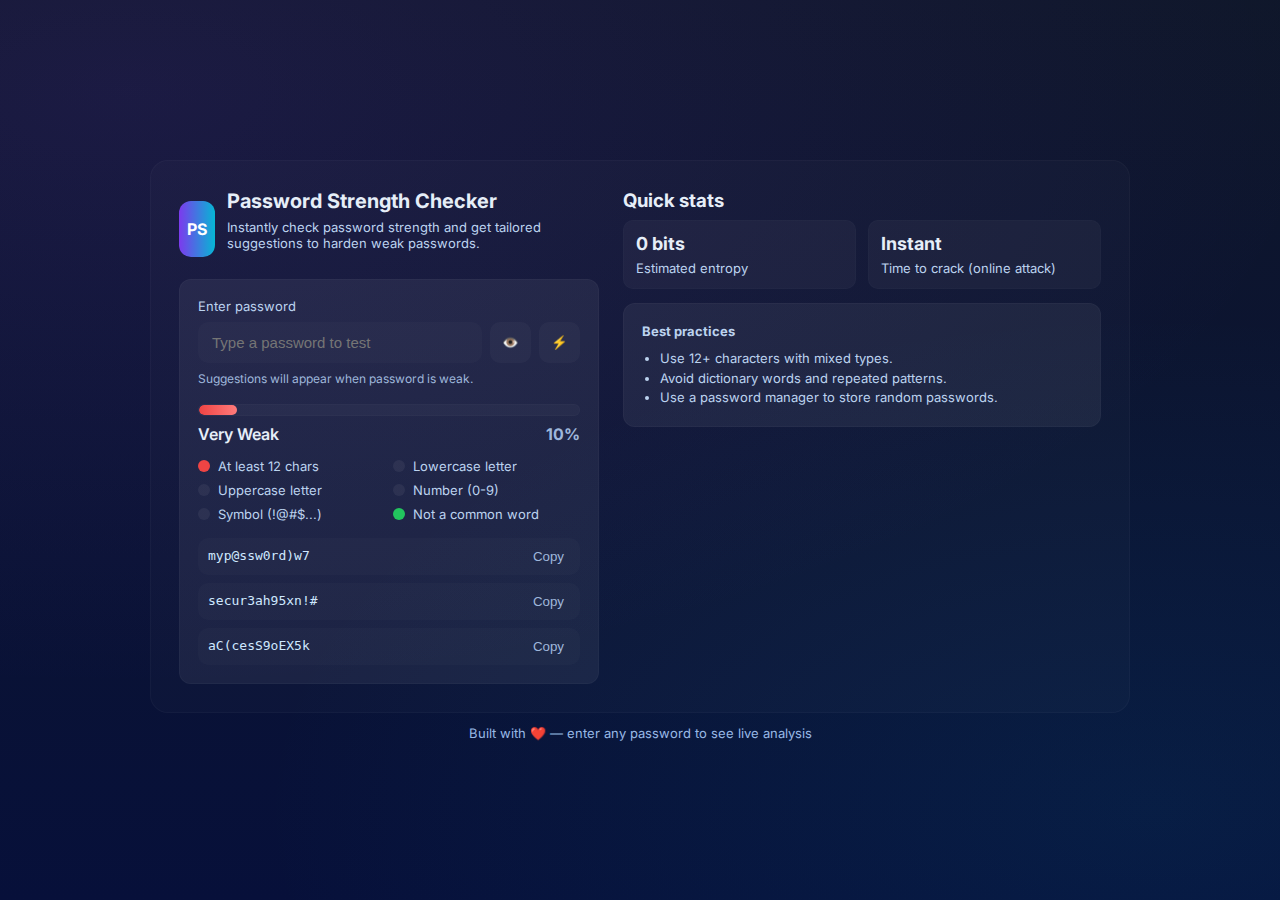
<file: index.html>
<!doctype html>
<html lang="en">
<head>
  <meta charset="utf-8" />
  <meta name="viewport" content="width=device-width,initial-scale=1" />
  <title>Password Strength Checker</title>
  <link rel="stylesheet" href="style.css">
  <link rel="preconnect" href="https://fonts.gstatic.com" crossorigin>
  <link href="https://fonts.googleapis.com/css2?family=Inter:wght@300;400;600;700;800&display=swap" rel="stylesheet">
</head>
<body>
  <div class="container" role="main">
    <div>
      <div class="brand">
        <div class="logo">PS</div>
        <div>
          <h1>Password Strength Checker</h1>
          <p class="lead">Instantly check password strength and get tailored suggestions to harden weak passwords.</p>
        </div>
      </div>

      <div class="card" aria-live="polite">
        <label for="pwd">Enter password</label>
        <div class="input-row">
          <input id="pwd" type="password" placeholder="Type a password to test" aria-describedby="pwd-hint">
          <button id="toggle" class="icon" title="Show/Hide password">👁️</button>
          <button id="generate" class="icon" title="Generate a random strong password">⚡</button>
        </div>
        <div id="pwd-hint" class="hint">Suggestions will appear when password is weak.</div>

        <div class="strength-meter">
          <div class="meter-bar" aria-hidden="true"><div class="meter-fill"></div></div>
          <div class="score-row">
            <div class="score-label" id="strength-label">Very Weak</div>
            <div class="score-num" id="strength-score">0%</div>
          </div>

          <div class="criteria" id="criteria-list">
            <div class="item"><span class="dot" data-check="length"></span> At least 12 chars</div>
            <div class="item"><span class="dot" data-check="lower"></span> Lowercase letter</div>
            <div class="item"><span class="dot" data-check="upper"></span> Uppercase letter</div>
            <div class="item"><span class="dot" data-check="number"></span> Number (0-9)</div>
            <div class="item"><span class="dot" data-check="symbol"></span> Symbol (!@#$...)</div>
            <div class="item"><span class="dot" data-check="unique"></span> Not a common word</div>
          </div>

          <div class="suggestions" id="suggestions"></div>
        </div>
      </div>
    </div>

    <div class="right">
      <h3>Quick stats</h3>
      <div class="stats">
        <div class="stat">
          <div class="big" id="entropy">0 bits</div>
          <div class="small">Estimated entropy</div>
        </div>
        <div class="stat">
          <div class="big" id="time-to-crack">Instant</div>
          <div class="small">Time to crack (online attack)</div>
        </div>
      </div>

      <div class="tips card">
        <strong>Best practices</strong>
        <ul style="margin:8px 0 0 18px;padding:0">
          <li>Use 12+ characters with mixed types.</li>
          <li>Avoid dictionary words and repeated patterns.</li>
          <li>Use a password manager to store random passwords.</li>
        </ul>
      </div>
    </div>
  </div>

  <footer>Built with ❤️ — enter any password to see live analysis</footer>

  <script src="script.js"></script>
</body>
</html>
</file>
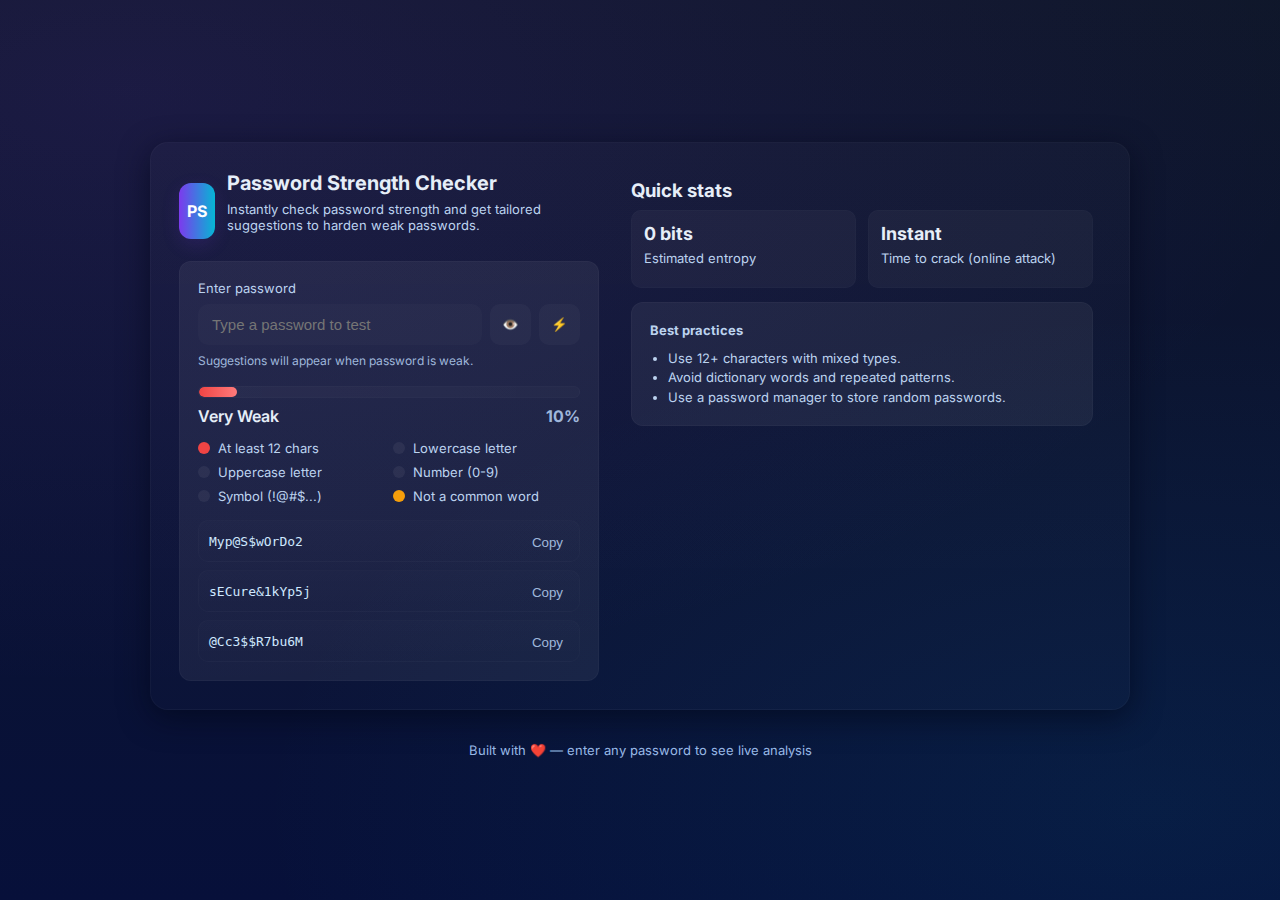
<file: satya.html>
<!doctype html>
<html lang="en">
<head>
  <meta charset="utf-8" />
  <meta name="viewport" content="width=device-width,initial-scale=1" />
  <title>Password Strength Checker</title>
  <link rel="preconnect" href="https://fonts.gstatic.com" crossorigin>
  <link href="https://fonts.googleapis.com/css2?family=Inter:wght@300;400;600;700;800&display=swap" rel="stylesheet">
  <style>
    :root{
      --bg-1: #0f172a;
      --bg-2: #07103a;
      --card: rgba(255,255,255,0.06);
      --accent: linear-gradient(90deg,#7c3aed,#06b6d4);
      --glass: rgba(255,255,255,0.04);
      --green:#22c55e; /* for strong */
      --yellow:#f59e0b; /* for medium */
      --red:#ef4444; /* for weak */
      --blue:#60a5fa;
      color-scheme: dark;
    }
    *{box-sizing:border-box}
    html,body{height:100%}
    body{
      margin:0;
      font-family: 'Inter', system-ui, -apple-system, 'Segoe UI', Roboto, 'Helvetica Neue', Arial;
      background: radial-gradient(1200px 600px at 10% 10%, rgba(124,58,237,0.12), transparent),
                  radial-gradient(900px 500px at 90% 90%, rgba(6,182,212,0.08), transparent),
                  linear-gradient(180deg,var(--bg-1),var(--bg-2));
      -webkit-font-smoothing:antialiased;
      -moz-osx-font-smoothing:grayscale;
      display:flex;align-items:center;justify-content:center;padding:40px;
      gap:20px;flex-direction:column;
    }

    .container{
      width:100%;max-width:980px;background:linear-gradient(180deg, rgba(255,255,255,0.02), rgba(255,255,255,0.01));
      border-radius:18px;padding:28px;box-shadow:0 8px 30px rgba(2,6,23,0.6);display:grid;grid-template-columns:420px 1fr;gap:24px;align-items:start;
      border:1px solid rgba(255,255,255,0.03);
    }

    .brand{
      display:flex;gap:12px;align-items:center;margin-bottom:10px
    }
    .logo{
      width:56px;height:56px;border-radius:12px;background:var(--accent);display:grid;place-items:center;color:white;font-weight:700;box-shadow:0 6px 18px rgba(124,58,237,0.15);
    }
    h1{font-size:20px;margin:0;color:#e6eef8}
    p.lead{margin:6px 0 18px;color:#bcd3ef;font-size:13px}

    .card{
      background:var(--card);padding:18px;border-radius:12px;border:1px solid rgba(255,255,255,0.03);
    }

    label{display:block;font-size:13px;color:#bcd3ef;margin-bottom:8px}
    .input-row{display:flex;gap:8px}
    input[type="password"]{flex:1;padding:12px 14px;border-radius:10px;border:none;background:rgba(255,255,255,0.02);color:#e6eef8;font-size:15px;outline:none}
    button.icon{padding:8px 12px;border-radius:10px;border:none;background:rgba(255,255,255,0.03);color:#e6eef8;cursor:pointer}
    .hint{font-size:12px;color:#9fb7db;margin-top:8px}

    .strength-meter{margin-top:18px}
    .meter-bar{height:12px;border-radius:999px;background:linear-gradient(90deg, rgba(255,255,255,0.03), rgba(255,255,255,0.02));overflow:hidden;border:1px solid rgba(255,255,255,0.02)}
    .meter-fill{height:100%;width:10%;border-radius:999px;background:var(--green);transition:width .3s ease, background-color .3s ease}
    .score-row{display:flex;justify-content:space-between;align-items:center;margin-top:8px}
    .score-label{font-weight:600;color:#e6eef8}
    .score-num{font-weight:700;color:#9fb7db}

    .criteria{display:grid;grid-template-columns:repeat(2,1fr);gap:8px;margin-top:14px}
    .criteria .item{display:flex;gap:8px;align-items:center;font-size:13px;color:#bcd3ef}
    .dot{width:12px;height:12px;border-radius:50%;display:inline-block;background:rgba(255,255,255,0.06)}
    .dot.ok{box-shadow:0 0 0 4px rgba(34,197,94,0.08);background:var(--green)}
    .dot.warn{background:var(--yellow)}
    .dot.bad{background:var(--red)}

    /* Suggestions */
    .suggestions{margin-top:16px;display:flex;flex-direction:column;gap:8px}
    .suggestion{display:flex;justify-content:space-between;align-items:center;padding:10px;border-radius:10px;background:linear-gradient(180deg, rgba(255,255,255,0.01), rgba(255,255,255,0.005));border:1px solid rgba(255,255,255,0.02)}
    .suggestion .text{font-family:monospace;color:#cfe8ff}
    .suggestion button{border:none;background:transparent;color:#9fb7db;cursor:pointer}

    /* Right column */
    .right{padding:8px}
    .right h3{margin:0 0 8px 0;color:#e6eef8}
    .stats{display:flex;gap:12px;margin-top:8px}
    .stat{flex:1;padding:12px;border-radius:10px;background:var(--glass);border:1px solid rgba(255,255,255,0.02);min-height:78px}
    .stat .big{font-size:18px;font-weight:700;color:#e6eef8}
    .stat .small{font-size:13px;color:#bcd3ef;margin-top:6px}

    .tips{margin-top:14px;color:#bcd3ef;font-size:13px;line-height:1.5}

    footer{width:100%;max-width:980px;color:#98b9e6;font-size:13px;text-align:center;margin-top:12px}

    /* responsive */
    @media (max-width:880px){
      .container{grid-template-columns:1fr;padding:18px}
    }

  </style>
</head>
<body>
  <div class="container" role="main">
    <div>
      <div class="brand">
        <div class="logo">PS</div>
        <div>
          <h1>Password Strength Checker</h1>
          <p class="lead">Instantly check password strength and get tailored suggestions to harden weak passwords.</p>
        </div>
      </div>

      <div class="card" aria-live="polite">
        <label for="pwd">Enter password</label>
        <div class="input-row">
          <input id="pwd" type="password" placeholder="Type a password to test" aria-describedby="pwd-hint">
          <button id="toggle" class="icon" title="Show/Hide password">👁️</button>
          <button id="generate" class="icon" title="Generate a random strong password">⚡</button>
        </div>
        <div id="pwd-hint" class="hint">Suggestions will appear when password is weak.</div>

        <div class="strength-meter">
          <div class="meter-bar" aria-hidden="true"><div class="meter-fill" style="width:10%"></div></div>
          <div class="score-row">
            <div class="score-label" id="strength-label">Very Weak</div>
            <div class="score-num" id="strength-score">0%</div>
          </div>

          <div class="criteria" id="criteria-list">
            <div class="item"><span class="dot" data-check="length"></span> At least 12 chars</div>
            <div class="item"><span class="dot" data-check="lower"></span> Lowercase letter</div>
            <div class="item"><span class="dot" data-check="upper"></span> Uppercase letter</div>
            <div class="item"><span class="dot" data-check="number"></span> Number (0-9)</div>
            <div class="item"><span class="dot" data-check="symbol"></span> Symbol (!@#$...)</div>
            <div class="item"><span class="dot" data-check="unique"></span> Not a common word</div>
          </div>

          <div class="suggestions" id="suggestions"></div>
        </div>
      </div>
    </div>

    <div class="right">
      <h3>Quick stats</h3>
      <div class="stats">
        <div class="stat">
          <div class="big" id="entropy">0 bits</div>
          <div class="small">Estimated entropy</div>
        </div>
        <div class="stat">
          <div class="big" id="time-to-crack">Instant</div>
          <div class="small">Time to crack (online attack)</div>
        </div>
      </div>

      <div class="tips card">
        <strong>Best practices</strong>
        <ul style="margin:8px 0 0 18px;padding:0">
          <li>Use 12+ characters with mixed types.</li>
          <li>Avoid dictionary words and repeated patterns.</li>
          <li>Use a password manager to store random passwords.</li>
        </ul>
      </div>
    </div>
  </div>

  <footer>Built with ❤️ — enter any password to see live analysis</footer>

<script>
// Utility: simple common words list (small) — in real app, use larger/dedicated list
const commonWords = ['password','123456','qwerty','letmein','admin','welcome','iloveyou','monkey','dragon','football','baseball'];

const pwd = document.getElementById('pwd');
const toggle = document.getElementById('toggle');
const generateBtn = document.getElementById('generate');
const fill = document.querySelector('.meter-fill');
const label = document.getElementById('strength-label');
const scoreNum = document.getElementById('strength-score');
const criteriaDots = document.querySelectorAll('.dot');
const suggestionsEl = document.getElementById('suggestions');
const entropyEl = document.getElementById('entropy');
const ttcEl = document.getElementById('time-to-crack');

function evaluate(password){
  let score = 0;
  const length = password.length;
  const hasLower = /[a-z]/.test(password);
  const hasUpper = /[A-Z]/.test(password);
  const hasNumber = /[0-9]/.test(password);
  const hasSymbol = /[^A-Za-z0-9]/.test(password);
  const uniqueChars = new Set(password).size;

  // Length contribution (max 40)
  if(length >= 12) score += 40;
  else score += Math.max(0, (length / 12) * 40);

  // Character variety (max 40)
  const variety = [hasLower, hasUpper, hasNumber, hasSymbol].filter(Boolean).length;
  score += variety * 10; // up to 40

  // Uniqueness bonus
  if(uniqueChars >= Math.min(12, length)) score += 10;

  // Common word penalty
  const lower = password.toLowerCase();
  const isCommon = commonWords.includes(lower) || commonWords.some(w=> lower.includes(w));
  if(isCommon) score -= 30;

  // Repeats penalty
  if(/(.)\1{3,}/.test(password)) score -= 10;

  // Normalize
  score = Math.round(Math.max(0, Math.min(100, score)));

  // Entropy estimate (very rough): log2(charset^length) = length * log2(charset)
  let charset = 0;
  if(hasLower) charset += 26;
  if(hasUpper) charset += 26;
  if(hasNumber) charset += 10;
  if(hasSymbol) charset += 32; // approximate
  const entropy = password.length > 0 ? Math.round(password.length * (Math.log2(charset || 1))) : 0;

  return {score, length, hasLower, hasUpper, hasNumber, hasSymbol, uniqueChars, isCommon, entropy};
}

function timeToCrackBits(bits){
  // rough guesses: online attack ~1000 guesses/sec, offline ~1e10 guesses/sec
  // we'll show online estimate
  const guessesPerSec = 1e3; // online
  const guesses = Math.pow(2, bits);
  const seconds = guesses / guessesPerSec;
  const mins = seconds/60; const hours = mins/60; const days = hours/24; const years = days/365;
  if(years > 1000) return 'Centuries';
  if(years >= 1) return Math.round(years) + ' years';
  if(days >= 1) return Math.round(days) + ' days';
  if(hours >= 1) return Math.round(hours) + ' hours';
  if(mins >= 1) return Math.round(mins) + ' minutes';
  if(seconds >= 1) return Math.round(seconds) + ' seconds';
  return 'Instant';
}

function updateUI(){
  const val = pwd.value;
  const r = evaluate(val);

  // meter
  fill.style.width = r.score + '%';
  // color
  if(r.score < 30) fill.style.background = 'linear-gradient(90deg,var(--red),#ff7b7b)';
  else if(r.score < 60) fill.style.background = 'linear-gradient(90deg,var(--yellow),#ffd27a)';
  else fill.style.background = 'linear-gradient(90deg,var(--green),#7ef1a1)';

  // label
  let strengthText = 'Very Weak';
  if(r.score >= 80) strengthText = 'Very Strong';
  else if(r.score >= 60) strengthText = 'Strong';
  else if(r.score >= 40) strengthText = 'Moderate';
  else if(r.score >= 20) strengthText = 'Weak';
  label.textContent = strengthText;
  scoreNum.textContent = r.score + '%';

  // criteria
  criteriaDots.forEach(dot => {
    const check = dot.dataset.check;
    dot.classList.remove('ok','warn','bad');
    if(check === 'length'){
      if(r.length >= 12) dot.classList.add('ok');
      else if(r.length >= 8) dot.classList.add('warn');
      else dot.classList.add('bad');
    } else if(check === 'lower'){
      dot.classList.toggle('ok', r.hasLower);
    } else if(check === 'upper'){
      dot.classList.toggle('ok', r.hasUpper);
    } else if(check === 'number'){
      dot.classList.toggle('ok', r.hasNumber);
    } else if(check === 'symbol'){
      dot.classList.toggle('ok', r.hasSymbol);
    } else if(check === 'unique'){
      if(!r.isCommon && r.uniqueChars >= Math.min(8, Math.max(3,r.length))) dot.classList.add('ok');
      else if(r.isCommon) dot.classList.add('bad');
      else dot.classList.add('warn');
    }
  });

  // suggestions (only show when weak)
  suggestionsEl.innerHTML = '';
  if(r.score < 60){
    const s = generateSuggestions(val, 3);
    s.forEach(pass => {
      const wrap = document.createElement('div'); wrap.className='suggestion';
      const txt = document.createElement('div'); txt.className='text'; txt.textContent = pass;
      const btns = document.createElement('div');
      const copy = document.createElement('button'); copy.textContent='Copy';
      copy.onclick = ()=>{navigator.clipboard && navigator.clipboard.writeText(pass); copy.textContent='Copied'; setTimeout(()=>copy.textContent='Copy',1200)};
      btns.appendChild(copy);
      wrap.appendChild(txt); wrap.appendChild(btns);
      suggestionsEl.appendChild(wrap);
    });
  }

  entropyEl.textContent = r.entropy + ' bits';
  ttcEl.textContent = timeToCrackBits(r.entropy);
}

function generateSuggestions(base, count=2){
  const suggestions = [];
  const seeds = base && base.length>0 ? [base] : ['mypassword','secure','access'];
  while(suggestions.length < count){
    const seed = seeds[suggestions.length % seeds.length];
    let p = seed;

    // 1) if too short, pad with mixed chars
    if(p.length < 12) p += randomChars(12 - p.length);

    // 2) randomly apply transformations
    if(Math.random() < 0.7){ p = capitalizeRandom(p); }
    if(Math.random() < 0.7){ p = substituteChars(p); }
    if(Math.random() < 0.5){ p = insertSymbols(p); }

    // ensure has numbers and symbol
    if(!/[0-9]/.test(p)) p += Math.floor(Math.random()*90+10);
    if(!/[^A-Za-z0-9]/.test(p)) p += '!#';

    // final trim/pad
    if(p.length < 12) p += randomChars(12 - p.length);
    // avoid duplicates and too similar
    if(!suggestions.includes(p) && p !== base) suggestions.push(p);
  }
  return suggestions.slice(0,count);
}

function randomChars(n){
  const chars = 'abcdefghijklmnopqrstuvwxyz0123456789';
  let out=''; for(let i=0;i<n;i++) out += chars.charAt(Math.floor(Math.random()*chars.length)); return out;
}
function capitalizeRandom(s){
  return s.split('').map(c => Math.random()>0.7 ? c.toUpperCase() : c).join('');
}
function substituteChars(s){
  const map = {'a':'@','s':'$','o':'0','i':'1','e':'3','t':'7'};
  return s.split('').map(ch => (Math.random()>0.6 && map[ch.toLowerCase()]) ? map[ch.toLowerCase()] : ch).join('');
}
function insertSymbols(s){
  const syms = '!@#$%^&*()-_+=';
  const pos = Math.floor(Math.random()*(s.length+1));
  const sym = syms.charAt(Math.floor(Math.random()*syms.length));
  return s.slice(0,pos)+sym+s.slice(pos);
}

// events
pwd.addEventListener('input', updateUI);

toggle.addEventListener('click', ()=>{
  pwd.type = pwd.type === 'password' ? 'text' : 'password';
  toggle.textContent = pwd.type === 'password' ? '👁️' : '🙈';
});

generateBtn.addEventListener('click', ()=>{
  const strong = generateSuggestions('',1)[0];
  pwd.value = strong; updateUI();
});

// initial
updateUI();
</script>
</body>
</html>
</file>
<file: style.css>
:root{
  --bg-1: #0f172a;
  --bg-2: #07103a;
  --card: rgba(255,255,255,0.06);
  --accent: linear-gradient(90deg,#7c3aed,#06b6d4);
  --glass: rgba(255,255,255,0.04);
  --green:#22c55e;
  --yellow:#f59e0b;
  --red:#ef4444;
  color-scheme: dark;
}

*{box-sizing:border-box}
html,body{height:100%}

body{
  margin:0;
  font-family: 'Inter',sans-serif;
  background: radial-gradient(1200px 600px at 10% 10%, rgba(124,58,237,0.12), transparent),
    radial-gradient(900px 500px at 90% 90%, rgba(6,182,212,0.08), transparent),
    linear-gradient(180deg,var(--bg-1),var(--bg-2));
  display:flex;align-items:center;justify-content:center;padding:40px;
  flex-direction:column;
}

.container{
  width:100%;max-width:980px;background:rgba(255,255,255,0.02);
  border-radius:18px;padding:28px;
  display:grid;grid-template-columns:420px 1fr;gap:24px;
  border:1px solid rgba(255,255,255,0.03);
}

.brand{display:flex;gap:12px;align-items:center;margin-bottom:10px}
.logo{
  width:56px;height:56px;border-radius:12px;background:var(--accent);
  display:grid;place-items:center;color:white;font-weight:700;
}
h1{font-size:20px;margin:0;color:#e6eef8}
.lead{margin:6px 0 18px;color:#bcd3ef;font-size:13px}

.card{
  background:var(--card);padding:18px;border-radius:12px;
  border:1px solid rgba(255,255,255,0.03);
}

label{display:block;font-size:13px;color:#bcd3ef;margin-bottom:8px}

.input-row{display:flex;gap:8px}
input[type=password],input[type=text]{
  flex:1;padding:12px 14px;border-radius:10px;border:none;
  background:rgba(255,255,255,0.02);color:#e6eef8;font-size:15px;
}
button.icon{
  padding:8px 12px;border-radius:10px;border:none;
  background:rgba(255,255,255,0.03);color:#e6eef8;cursor:pointer;
}

.hint{font-size:12px;color:#9fb7db;margin-top:8px}

.strength-meter{margin-top:18px}
.meter-bar{
  height:12px;border-radius:999px;background:rgba(255,255,255,0.03);
  overflow:hidden;border:1px solid rgba(255,255,255,0.02);
}
.meter-fill{
  height:100%;width:10%;background:var(--red);border-radius:999px;
  transition:width .3s ease, background-color .3s ease;
}

.score-row{display:flex;justify-content:space-between;margin-top:8px}
.score-label{font-weight:600;color:#e6eef8}
.score-num{font-weight:700;color:#9fb7db}

.criteria{display:grid;grid-template-columns:repeat(2,1fr);gap:8px;margin-top:14px}
.item{display:flex;gap:8px;align-items:center;font-size:13px;color:#bcd3ef}
.dot{
  width:12px;height:12px;border-radius:50%;background:rgba(255,255,255,0.06);
}
.dot.ok{background:var(--green)}
.dot.warn{background:var(--yellow)}
.dot.bad{background:var(--red)}

.suggestions{margin-top:16px;display:flex;flex-direction:column;gap:8px}
.suggestion{
  display:flex;justify-content:space-between;padding:10px;
  border-radius:10px;background:rgba(255,255,255,0.02);
}
.suggestion .text{font-family:monospace;color:#cfe8ff}
.suggestion button{background:transparent;border:none;color:#9fb7db;cursor:pointer}

.right h3{color:#e6eef8;margin:0}
.stats{display:flex;gap:12px;margin-top:8px}
.stat{
  flex:1;padding:12px;border-radius:10px;background:var(--glass);
  border:1px solid rgba(255,255,255,0.02);
}
.big{font-size:18px;font-weight:700;color:#e6eef8}
.small{font-size:13px;color:#bcd3ef;margin-top:6px}

.tips{margin-top:14px;color:#bcd3ef;font-size:13px;line-height:1.5}

footer{margin-top:12px;color:#98b9e6;font-size:13px}

@media (max-width:880px){
  .container{grid-template-columns:1fr;padding:18px}
}
</file>
